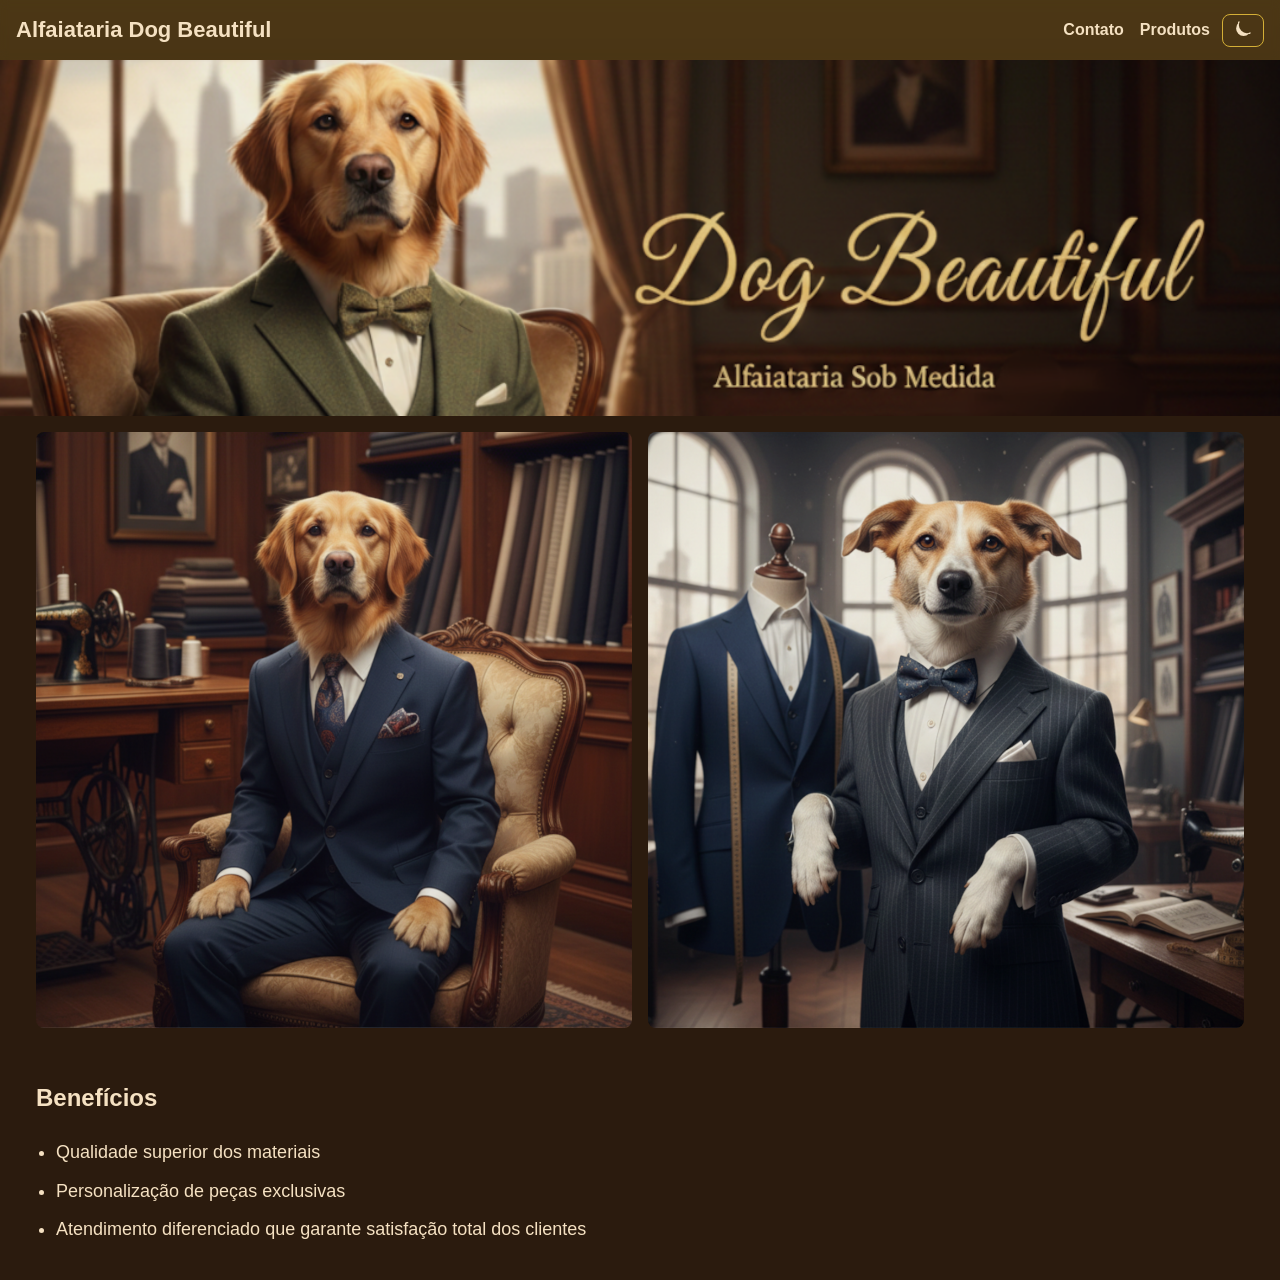
<file: 2026-03-06_Alfaiataria/index.html>
<!DOCTYPE html>
<html lang="pt-br">

<head>
    <meta charset="UTF-8">
    <meta name="viewport" content="width=device-width, initial-scale=1.0">
    <title>Alfaiataria-Dog-Beautiful</title>
    <link rel="stylesheet" href="style.css">
</head>

<body>
    <header>
        <nav>
            <a href="index.html">
                <h1>Alfaiataria Dog Beautiful</h1>
            </a>
            <h2>
                <a href="contato.html">Contato</a>
                <a href="produtos.html">Produtos</a>
            </h2>
            <button id="theme-toggle" aria-label="Alternar tema">🌙</button>
        </nav>
        <img id="capa" src="banner.png" alt="Capa">
    </header>

    <div class="imagens">
        <img id="beneficios1" src="img1.png" alt="Benefício 1">
        <img id="beneficios2" src="img2.png" alt="Benefício 2">
    </div>

    <div class="Benefícios">
        <h2>Benefícios</h2>
        <ul>
            <li>Qualidade superior dos materiais</li>
            <li>Personalização de peças exclusivas</li>
            <li>Atendimento diferenciado que garante satisfação total dos clientes</li>
        </ul>
    </div>

    <script src="main.js"></script>
</body>

</html>
</file>
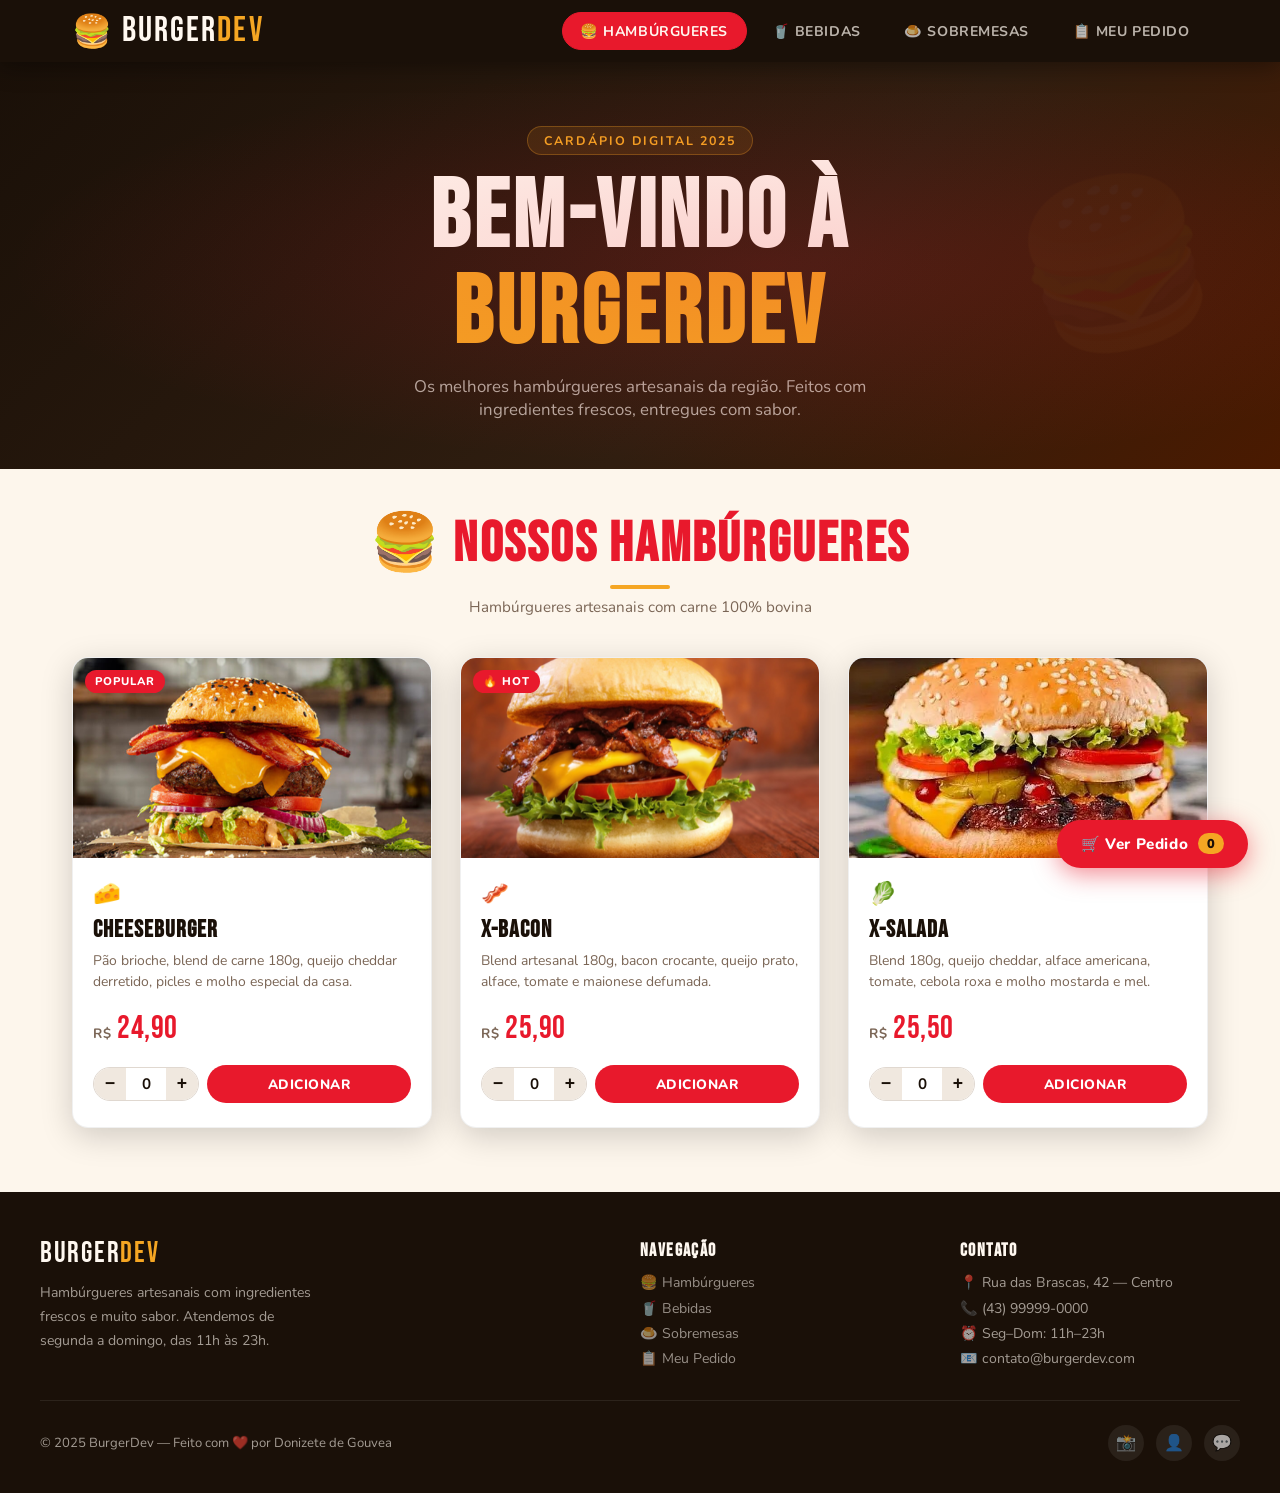
<file: 2026-04-14_Atividade2-Cardapio/index.html>
<!DOCTYPE html>
<html lang="pt-br">
<head>
  <meta charset="UTF-8" />
  <meta name="viewport" content="width=device-width, initial-scale=1.0" />
  <title>🍔 BurgerDev — Cardápio</title>
  <link href="https://fonts.googleapis.com/css2?family=Bebas+Neue&family=Nunito:wght@400;600;700;800&display=swap" rel="stylesheet" />
  <style>
    :root {
      --red:    #e8192c;
      --red2:   #b51120;
      --dark:   #1a1008;
      --dark2:  #251810;
      --dark3:  #301e10;
      --gold:   #f5a623;
      --cream:  #fdf6ec;
      --text:   #1a1008;
      --muted:  #7a6555;
      --white:  #fff8f0;
      --shadow: 0 8px 32px rgba(0,0,0,0.18);
      --radius: 16px;
      --font-display: 'Bebas Neue', Impact, sans-serif;
      --font-body: 'Nunito', 'Segoe UI', sans-serif;
    }
    *, *::before, *::after { box-sizing: border-box; margin: 0; padding: 0; }
    html { scroll-behavior: smooth; }
    body { font-family: var(--font-body); background: var(--cream); color: var(--text); min-height: 100vh; }

    header { background: var(--dark); position: sticky; top: 0; z-index: 200; box-shadow: 0 4px 24px rgba(0,0,0,0.4); }
    .header-inner { max-width: 1200px; margin: 0 auto; display: flex; justify-content: space-between; align-items: center; padding: 0.6rem 2rem; gap: 1rem; flex-wrap: wrap; }
    .logo { display: flex; align-items: center; gap: 0.6rem; text-decoration: none; }
    .logo-emoji { font-size: 2rem; }
    .logo-text { font-family: var(--font-display); font-size: 2.2rem; letter-spacing: 0.06em; color: var(--white); line-height: 1; }
    .logo-text span { color: var(--gold); }
    nav { display: flex; gap: 0.4rem; flex-wrap: wrap; }
    nav a { font-family: var(--font-body); font-weight: 700; font-size: 0.88rem; color: rgba(255,248,240,0.7); text-decoration: none; padding: 0.55rem 1.1rem; border-radius: 50px; border: 1.5px solid transparent; transition: all 0.2s; letter-spacing: 0.04em; text-transform: uppercase; }
    nav a:hover, nav a.ativo { color: var(--white); background: var(--red); border-color: var(--red); }

    .hero { background: linear-gradient(135deg, var(--dark) 0%, var(--dark3) 60%, #4a1a00 100%); padding: 4rem 2rem 3rem; text-align: center; position: relative; overflow: hidden; }
    .hero::before { content: ''; position: absolute; inset: 0; background: radial-gradient(ellipse at 60% 50%, rgba(232,25,44,0.18) 0%, transparent 70%); pointer-events: none; }
    .hero-tag { display: inline-block; font-size: 0.78rem; font-weight: 700; letter-spacing: 0.16em; text-transform: uppercase; color: var(--gold); background: rgba(245,166,35,0.12); border: 1px solid rgba(245,166,35,0.3); padding: 0.3rem 1rem; border-radius: 50px; margin-bottom: 1rem; }
    .hero h1 { font-family: var(--font-display); font-size: clamp(3rem, 8vw, 6rem); color: var(--white); letter-spacing: 0.04em; line-height: 1; margin-bottom: 0.75rem; }
    .hero h1 em { color: var(--gold); font-style: normal; }
    .hero p { color: rgba(255,248,240,0.65); font-size: 1.05rem; max-width: 480px; margin: 0 auto; }
    .hero-decor { position: absolute; font-size: 10rem; opacity: 0.04; right: 5%; top: 50%; transform: translateY(-50%) rotate(-15deg); pointer-events: none; }

    main { max-width: 1200px; margin: 0 auto; padding: 3rem 2rem 4rem; }
    section { display: none; }
    section.visivel { display: block; animation: fadeIn 0.4s ease; }
    @keyframes fadeIn { from { opacity:0; transform:translateY(16px); } to { opacity:1; transform:none; } }

    .section-header { text-align: center; margin-bottom: 2.5rem; }
    .section-header h2 { font-family: var(--font-display); font-size: clamp(2.2rem, 5vw, 3.5rem); color: var(--red); letter-spacing: 0.04em; line-height: 1; }
    .section-header p { color: var(--muted); margin-top: 0.5rem; font-size: 0.95rem; }
    .section-divider { width: 60px; height: 4px; background: var(--gold); border-radius: 2px; margin: 0.75rem auto 0; }

    .grid-produtos { display: grid; grid-template-columns: repeat(3, 1fr); gap: 1.75rem; }

    .card { background: #fff; border-radius: var(--radius); overflow: hidden; box-shadow: var(--shadow); display: flex; flex-direction: column; transition: transform 0.3s cubic-bezier(.34,1.56,.64,1), box-shadow 0.3s; border: 1.5px solid rgba(0,0,0,0.06); }
    .card:hover { transform: translateY(-8px) scale(1.02); box-shadow: 0 20px 50px rgba(232,25,44,0.18); }
    .card-img-wrap { position: relative; overflow: hidden; height: 200px; background: #f5efe6; }
    .card-img-wrap img { width: 100%; height: 100%; object-fit: cover; transition: transform 0.4s ease; display: block; }
    .card:hover .card-img-wrap img { transform: scale(1.08); }
    .card-badge { position: absolute; top: 12px; left: 12px; background: var(--red); color: #fff; font-size: 0.7rem; font-weight: 800; letter-spacing: 0.08em; text-transform: uppercase; padding: 0.25rem 0.65rem; border-radius: 50px; }
    .card-body { padding: 1.25rem 1.25rem 1.5rem; display: flex; flex-direction: column; flex: 1; gap: 0.5rem; }
    .card-emoji { font-size: 1.4rem; }
    .card h3 { font-family: var(--font-display); font-size: 1.5rem; letter-spacing: 0.04em; color: var(--text); line-height: 1.1; }
    .descricao { font-size: 0.87rem; color: var(--muted); line-height: 1.5; flex: 1; }
    .card-footer { display: flex; align-items: center; justify-content: space-between; margin-top: 0.75rem; gap: 0.75rem; flex-wrap: wrap; }
    .preco { font-family: var(--font-display); font-size: 2rem; color: var(--red); letter-spacing: 0.02em; line-height: 1; }
    .preco small { font-family: var(--font-body); font-size: 0.85rem; font-weight: 700; color: var(--muted); }
    .card-actions { display: flex; align-items: center; gap: 0.5rem; margin-top: 0.75rem; }
    .qty-control { display: flex; align-items: center; border: 1.5px solid #e0d8d0; border-radius: 50px; overflow: hidden; }
    .qty-control button { width: 32px; height: 32px; border: none; background: #f0e8df; font-size: 1.1rem; font-weight: 700; cursor: pointer; color: var(--text); transition: background 0.15s; line-height: 1; }
    .qty-control button:hover { background: var(--gold); color: #fff; }
    .qty-control input { width: 40px; border: none; text-align: center; font-family: var(--font-body); font-size: 0.95rem; font-weight: 700; color: var(--text); background: #fff; outline: none; -moz-appearance: textfield; }
    .qty-control input::-webkit-inner-spin-button, .qty-control input::-webkit-outer-spin-button { -webkit-appearance: none; }
    .btn-add { flex: 1; background: var(--red); color: #fff; border: none; padding: 0.6rem 1rem; border-radius: 50px; font-family: var(--font-body); font-size: 0.85rem; font-weight: 800; cursor: pointer; transition: background 0.2s, transform 0.15s; letter-spacing: 0.04em; text-transform: uppercase; }
    .btn-add:hover { background: var(--red2); transform: scale(1.04); }
    .btn-add.added { background: #2ecc71; }

    .pedido-wrap { margin-top: 3rem; background: var(--dark); border-radius: var(--radius); padding: 2rem; color: var(--white); }
    .pedido-wrap h3 { font-family: var(--font-display); font-size: 2rem; color: var(--gold); letter-spacing: 0.06em; margin-bottom: 1rem; }
    #pedidoConsolidado { display: none; flex-direction: column; gap: 0.5rem; margin-bottom: 1.5rem; }
    #pedidoConsolidado.show { display: flex; }
    .pedido-item { display: flex; justify-content: space-between; align-items: center; font-size: 0.95rem; padding: 0.55rem 0; border-bottom: 1px solid rgba(255,255,255,0.08); }
    .pedido-item:last-child { border-bottom: none; }
    .pedido-total { font-family: var(--font-display); font-size: 1.8rem; color: var(--gold); letter-spacing: 0.04em; text-align: right; margin-top: 0.75rem; }
    .pedido-empty { color: rgba(255,255,255,0.45); font-size: 0.95rem; }
    .pedido-btns { display: flex; gap: 1rem; flex-wrap: wrap; margin-top: 1.5rem; }
    .btn-gerar, .btn-enviar, .btn-limpar { padding: 0.85rem 2rem; border: none; border-radius: 50px; font-family: var(--font-body); font-size: 0.95rem; font-weight: 800; cursor: pointer; transition: all 0.2s; text-transform: uppercase; letter-spacing: 0.06em; }
    .btn-gerar { background: var(--gold); color: var(--dark); }
    .btn-gerar:hover { background: #ffc145; transform: scale(1.04); }
    .btn-enviar { background: #27ae60; color: #fff; }
    .btn-enviar:hover { background: #1e9150; transform: scale(1.04); }
    .btn-limpar { background: transparent; color: rgba(255,255,255,0.5); border: 1.5px solid rgba(255,255,255,0.15); }
    .btn-limpar:hover { border-color: rgba(255,255,255,0.4); color: #fff; }

    #btnCarrinho { position: fixed; bottom: 2rem; right: 2rem; z-index: 300; background: var(--red); color: #fff; border: none; border-radius: 50px; padding: 0.85rem 1.5rem; font-family: var(--font-body); font-weight: 800; font-size: 0.95rem; cursor: pointer; box-shadow: 0 6px 24px rgba(232,25,44,0.5); display: flex; align-items: center; gap: 0.6rem; transition: all 0.25s; letter-spacing: 0.04em; }
    #btnCarrinho:hover { background: var(--red2); transform: scale(1.06); }
    #cart-count { background: var(--gold); color: var(--dark); border-radius: 50px; padding: 0.1rem 0.55rem; font-size: 0.8rem; font-weight: 900; min-width: 22px; text-align: center; }

    footer { background: var(--dark); color: rgba(255,248,240,0.6); padding: 3rem 2rem 2rem; }
    .footer-inner { max-width: 1200px; margin: 0 auto; display: grid; grid-template-columns: 2fr 1fr 1fr; gap: 2.5rem; padding-bottom: 2rem; border-bottom: 1px solid rgba(255,255,255,0.08); }
    .footer-brand .logo-text { font-size: 1.8rem; }
    .footer-brand p { font-size: 0.88rem; line-height: 1.7; margin-top: 0.75rem; max-width: 280px; }
    footer h4 { font-family: var(--font-display); font-size: 1.1rem; letter-spacing: 0.08em; color: var(--white); margin-bottom: 0.75rem; }
    footer ul { list-style: none; display: flex; flex-direction: column; gap: 0.4rem; }
    footer ul li { font-size: 0.88rem; }
    footer ul li a { color: rgba(255,248,240,0.55); text-decoration: none; transition: color 0.2s; }
    footer ul li a:hover { color: var(--gold); }
    .footer-bottom { max-width: 1200px; margin: 1.5rem auto 0; display: flex; justify-content: space-between; align-items: center; font-size: 0.82rem; flex-wrap: wrap; gap: 0.5rem; }
    .social-links { display: flex; gap: 0.75rem; }
    .social-link { display: inline-flex; align-items: center; justify-content: center; width: 36px; height: 36px; border-radius: 50%; background: rgba(255,255,255,0.07); color: rgba(255,248,240,0.6); font-size: 1rem; text-decoration: none; transition: all 0.2s; }
    .social-link:hover { background: var(--red); color: #fff; }

    #toast { position: fixed; bottom: 5.5rem; right: 2rem; background: var(--dark); color: var(--white); padding: 0.75rem 1.5rem; border-radius: 50px; font-size: 0.9rem; font-weight: 700; border-left: 4px solid var(--gold); box-shadow: var(--shadow); z-index: 400; opacity: 0; transform: translateY(10px); transition: all 0.3s; pointer-events: none; }
    #toast.show { opacity: 1; transform: none; }

    @media (max-width: 900px) {
      .grid-produtos { grid-template-columns: repeat(2, 1fr); }
      .footer-inner { grid-template-columns: 1fr 1fr; }
      .footer-brand { grid-column: 1 / -1; }
    }
    @media (max-width: 580px) {
      .header-inner { padding: 0.6rem 1rem; }
      .logo-text { font-size: 1.8rem; }
      .hero { padding: 3rem 1rem 2rem; }
      main { padding: 2rem 1rem 3rem; }
      .grid-produtos { grid-template-columns: 1fr; gap: 1.25rem; }
      .footer-inner { grid-template-columns: 1fr; }
      .pedido-btns { flex-direction: column; }
      #btnCarrinho { right: 1rem; bottom: 1rem; }
    }
  </style>
</head>
<body>

  <header>
    <div class="header-inner">
      <a href="#" class="logo">
        <span class="logo-emoji">🍔</span>
        <span class="logo-text">Burger<span>Dev</span></span>
      </a>
      <nav>
        <a href="#" onclick="mostrarSecao('hamburgueres', this); return false;" class="ativo">🍔 Hambúrgueres</a>
        <a href="#" onclick="mostrarSecao('bebidas', this); return false;">🥤 Bebidas</a>
        <a href="#" onclick="mostrarSecao('sobremesas', this); return false;">🍮 Sobremesas</a>
        <a href="#" onclick="mostrarSecao('pedido', this); return false;">📋 Meu Pedido</a>
      </nav>
    </div>
  </header>

  <div class="hero">
    <div class="hero-decor">🍔</div>
    <div class="hero-tag">Cardápio Digital 2025</div>
    <h1>Bem-vindo à<br><em>BurgerDev</em></h1>
    <p>Os melhores hambúrgueres artesanais da região. Feitos com ingredientes frescos, entregues com sabor.</p>
  </div>

  <main>

    <section id="hamburgueres" class="visivel">
      <div class="section-header">
        <h2>🍔 Nossos Hambúrgueres</h2>
        <div class="section-divider"></div>
        <p>Hambúrgueres artesanais com carne 100% bovina</p>
      </div>
      <div class="grid-produtos">

        <div class="card">
          <div class="card-img-wrap">
            <img src="Hamb_Cheeseburger.png" alt="Cheeseburger" />
            <span class="card-badge">Popular</span>
          </div>
          <div class="card-body">
            <div class="card-emoji">🧀</div>
            <h3>Cheeseburger</h3>
            <p class="descricao">Pão brioche, blend de carne 180g, queijo cheddar derretido, picles e molho especial da casa.</p>
            <div class="card-footer">
              <div class="preco"><small>R$</small> 24,90</div>
            </div>
            <div class="card-actions">
              <div class="qty-control">
                <button onclick="changeQty(this,-1)">−</button>
                <input type="number" min="0" value="0" class="quantity" data-name="Cheeseburger" data-price="24.90" />
                <button onclick="changeQty(this,1)">+</button>
              </div>
              <button class="btn-add" onclick="adicionarAoPedido(this)">Adicionar</button>
            </div>
          </div>
        </div>

        <div class="card">
          <div class="card-img-wrap">
            <img src="Hamb_x-bacon.png" alt="X-Bacon" />
            <span class="card-badge">🔥 Hot</span>
          </div>
          <div class="card-body">
            <div class="card-emoji">🥓</div>
            <h3>X-Bacon</h3>
            <p class="descricao">Blend artesanal 180g, bacon crocante, queijo prato, alface, tomate e maionese defumada.</p>
            <div class="card-footer">
              <div class="preco"><small>R$</small> 25,90</div>
            </div>
            <div class="card-actions">
              <div class="qty-control">
                <button onclick="changeQty(this,-1)">−</button>
                <input type="number" min="0" value="0" class="quantity" data-name="X-Bacon" data-price="25.90" />
                <button onclick="changeQty(this,1)">+</button>
              </div>
              <button class="btn-add" onclick="adicionarAoPedido(this)">Adicionar</button>
            </div>
          </div>
        </div>

        <div class="card">
          <div class="card-img-wrap">
            <img src="Hamb_x-salada.png" alt="X-Salada" />
          </div>
          <div class="card-body">
            <div class="card-emoji">🥬</div>
            <h3>X-Salada</h3>
            <p class="descricao">Blend 180g, queijo cheddar, alface americana, tomate, cebola roxa e molho mostarda e mel.</p>
            <div class="card-footer">
              <div class="preco"><small>R$</small> 25,50</div>
            </div>
            <div class="card-actions">
              <div class="qty-control">
                <button onclick="changeQty(this,-1)">−</button>
                <input type="number" min="0" value="0" class="quantity" data-name="X-Salada" data-price="25.50" />
                <button onclick="changeQty(this,1)">+</button>
              </div>
              <button class="btn-add" onclick="adicionarAoPedido(this)">Adicionar</button>
            </div>
          </div>
        </div>

      </div>
    </section>

    <section id="bebidas">
      <div class="section-header">
        <h2>🥤 Nossas Bebidas</h2>
        <div class="section-divider"></div>
        <p>Geladas e refrescantes pra acompanhar seu pedido</p>
      </div>
      <div class="grid-produtos">

        <div class="card">
          <div class="card-img-wrap">
            <img src="Hamb_Coca-cola.png" alt="Coca-Cola" />
          </div>
          <div class="card-body">
            <div class="card-emoji">🫗</div>
            <h3>Coca-Cola</h3>
            <p class="descricao">Coca-Cola gelada 350ml. Clássica e refrescante, o par perfeito para qualquer hambúrguer.</p>
            <div class="card-footer">
              <div class="preco"><small>R$</small> 5,90</div>
            </div>
            <div class="card-actions">
              <div class="qty-control">
                <button onclick="changeQty(this,-1)">−</button>
                <input type="number" min="0" value="0" class="quantity" data-name="Coca-Cola" data-price="5.90" />
                <button onclick="changeQty(this,1)">+</button>
              </div>
              <button class="btn-add" onclick="adicionarAoPedido(this)">Adicionar</button>
            </div>
          </div>
        </div>

        <div class="card">
          <div class="card-img-wrap">
            <img src="Hamb_Fanta.png" alt="Fanta" />
          </div>
          <div class="card-body">
            <div class="card-emoji">🍊</div>
            <h3>Fanta Laranja</h3>
            <p class="descricao">Fanta Laranja gelada 350ml. Sabor cítrico e doce, ótima escolha para os dias quentes.</p>
            <div class="card-footer">
              <div class="preco"><small>R$</small> 5,40</div>
            </div>
            <div class="card-actions">
              <div class="qty-control">
                <button onclick="changeQty(this,-1)">−</button>
                <input type="number" min="0" value="0" class="quantity" data-name="Fanta Laranja" data-price="5.40" />
                <button onclick="changeQty(this,1)">+</button>
              </div>
              <button class="btn-add" onclick="adicionarAoPedido(this)">Adicionar</button>
            </div>
          </div>
        </div>

        <div class="card">
          <div class="card-img-wrap">
            <img src="Hamb_Sprite.png" alt="Sprite" />
          </div>
          <div class="card-body">
            <div class="card-emoji">💚</div>
            <h3>Sprite</h3>
            <p class="descricao">Sprite gelada 350ml. Limão e lima em cada gole, ultra refrescante e levinha.</p>
            <div class="card-footer">
              <div class="preco"><small>R$</small> 5,00</div>
            </div>
            <div class="card-actions">
              <div class="qty-control">
                <button onclick="changeQty(this,-1)">−</button>
                <input type="number" min="0" value="0" class="quantity" data-name="Sprite" data-price="5.00" />
                <button onclick="changeQty(this,1)">+</button>
              </div>
              <button class="btn-add" onclick="adicionarAoPedido(this)">Adicionar</button>
            </div>
          </div>
        </div>

      </div>
    </section>

    <section id="sobremesas">
      <div class="section-header">
        <h2>🍮 Nossas Sobremesas</h2>
        <div class="section-divider"></div>
        <p>O toque final doce e perfeito da sua refeição</p>
      </div>
      <div class="grid-produtos">

        <div class="card">
          <div class="card-img-wrap">
            <img src="Hamb_Manjar.png" alt="Manjar" />
          </div>
          <div class="card-body">
            <div class="card-emoji">🥥</div>
            <h3>Manjar de Coco</h3>
            <p class="descricao">Manjar cremoso de coco com calda de ameixa. Receita tradicional, feita com carinho.</p>
            <div class="card-footer">
              <div class="preco"><small>R$</small> 7,90</div>
            </div>
            <div class="card-actions">
              <div class="qty-control">
                <button onclick="changeQty(this,-1)">−</button>
                <input type="number" min="0" value="0" class="quantity" data-name="Manjar de Coco" data-price="7.90" />
                <button onclick="changeQty(this,1)">+</button>
              </div>
              <button class="btn-add" onclick="adicionarAoPedido(this)">Adicionar</button>
            </div>
          </div>
        </div>

        <div class="card">
          <div class="card-img-wrap">
            <img src="Hamb_Quindim.png" alt="Quindim" />
            <span class="card-badge">Caseiro</span>
          </div>
          <div class="card-body">
            <div class="card-emoji">🌟</div>
            <h3>Quindim</h3>
            <p class="descricao">Quindim artesanal com gema de ovo caipira e coco fresco ralado. Irresistível!</p>
            <div class="card-footer">
              <div class="preco"><small>R$</small> 6,40</div>
            </div>
            <div class="card-actions">
              <div class="qty-control">
                <button onclick="changeQty(this,-1)">−</button>
                <input type="number" min="0" value="0" class="quantity" data-name="Quindim" data-price="6.40" />
                <button onclick="changeQty(this,1)">+</button>
              </div>
              <button class="btn-add" onclick="adicionarAoPedido(this)">Adicionar</button>
            </div>
          </div>
        </div>

        <div class="card">
          <div class="card-img-wrap">
            <img src="Hamb_Sorvete.png" alt="Sorvete" />
          </div>
          <div class="card-body">
            <div class="card-emoji">🍦</div>
            <h3>Sorvete</h3>
            <p class="descricao">2 bolas de sorvete de morango cremoso. Gelado, leve e perfeito para encerrar com sabor.</p>
            <div class="card-footer">
              <div class="preco"><small>R$</small> 5,50</div>
            </div>
            <div class="card-actions">
              <div class="qty-control">
                <button onclick="changeQty(this,-1)">−</button>
                <input type="number" min="0" value="0" class="quantity" data-name="Sorvete" data-price="5.50" />
                <button onclick="changeQty(this,1)">+</button>
              </div>
              <button class="btn-add" onclick="adicionarAoPedido(this)">Adicionar</button>
            </div>
          </div>
        </div>

      </div>
    </section>

    <section id="pedido">
      <div class="section-header">
        <h2>📋 Meu Pedido</h2>
        <div class="section-divider"></div>
        <p>Revise os itens antes de enviar</p>
      </div>
      <div class="pedido-wrap">
        <h3>Resumo do Pedido</h3>
        <div id="pedidoConsolidado"></div>
        <p class="pedido-empty" id="pedidoVazio">Nenhum item adicionado ainda.</p>
        <div class="pedido-btns">
          <button class="btn-gerar" id="btnGerarPedido">🧾 Atualizar Pedido</button>
          <button class="btn-enviar" id="btnEnviarPedido">✅ Enviar Pedido</button>
          <button class="btn-limpar" id="btnLimpar">🗑️ Limpar Tudo</button>
        </div>
      </div>
    </section>

  </main>

  <footer>
    <div class="footer-inner">
      <div class="footer-brand">
        <span class="logo-text">Burger<span>Dev</span></span>
        <p>Hambúrgueres artesanais com ingredientes frescos e muito sabor. Atendemos de segunda a domingo, das 11h às 23h.</p>
      </div>
      <div>
        <h4>Navegação</h4>
        <ul>
          <li><a href="#" onclick="mostrarSecao('hamburgueres',this);return false;">🍔 Hambúrgueres</a></li>
          <li><a href="#" onclick="mostrarSecao('bebidas',this);return false;">🥤 Bebidas</a></li>
          <li><a href="#" onclick="mostrarSecao('sobremesas',this);return false;">🍮 Sobremesas</a></li>
          <li><a href="#" onclick="mostrarSecao('pedido',this);return false;">📋 Meu Pedido</a></li>
        </ul>
      </div>
      <div>
        <h4>Contato</h4>
        <ul>
          <li>📍 Rua das Brascas, 42 — Centro</li>
          <li>📞 (43) 99999-0000</li>
          <li>⏰ Seg–Dom: 11h–23h</li>
          <li>📧 contato@burgerdev.com</li>
        </ul>
      </div>
    </div>
    <div class="footer-bottom">
      <span>© 2025 BurgerDev — Feito com ❤️ por Donizete de Gouvea</span>
      <div class="social-links">
        <a class="social-link" href="#" title="Instagram">📸</a>
        <a class="social-link" href="#" title="Facebook">👤</a>
        <a class="social-link" href="#" title="WhatsApp">💬</a>
      </div>
    </div>
  </footer>

  <button id="btnCarrinho" onclick="mostrarSecao('pedido',this)">
    🛒 Ver Pedido <span id="cart-count">0</span>
  </button>

  <div id="toast"></div>

  <script>
    function mostrarSecao(id, linkClicado) {
      document.querySelectorAll('main section').forEach(s => s.classList.remove('visivel'));
      document.querySelectorAll('nav a').forEach(a => a.classList.remove('ativo'));
      document.getElementById(id).classList.add('visivel');
      if (linkClicado && linkClicado.tagName === 'A') linkClicado.classList.add('ativo');
      window.scrollTo({ top: 0, behavior: 'smooth' });
      if (id === 'pedido') gerarPedidoConsolidado();
    }

    function changeQty(btn, delta) {
      const input = btn.parentElement.querySelector('input');
      input.value = Math.max(0, (parseInt(input.value) || 0) + delta);
      updateCartCount();
    }

    function adicionarAoPedido(btn) {
      const input = btn.closest('.card').querySelector('.quantity');
      if (parseInt(input.value) === 0) input.value = 1;
      btn.textContent = '✓ Adicionado';
      btn.classList.add('added');
      setTimeout(() => { btn.textContent = 'Adicionar'; btn.classList.remove('added'); }, 1800);
      updateCartCount();
      showToast('Item adicionado ao pedido!');
    }

    function updateCartCount() {
      let total = 0;
      document.querySelectorAll('.quantity').forEach(i => total += Math.max(0, parseInt(i.value) || 0));
      document.getElementById('cart-count').textContent = total;
    }

    function gerarPedidoConsolidado() {
      const pedidoDiv = document.getElementById('pedidoConsolidado');
      const pedidoVazio = document.getElementById('pedidoVazio');
      let html = '';
      let total = 0;
      let count = 0;

      document.querySelectorAll('.quantity').forEach(input => {
        const qty = parseInt(input.value) || 0;
        if (qty > 0) {
          const sub = parseFloat(input.dataset.price) * qty;
          total += sub;
          count++;
          html += `<div class="pedido-item"><span>${input.dataset.name} × ${qty}</span><span>R$ ${sub.toFixed(2).replace('.',',')}</span></div>`;
        }
      });

      if (count === 0) {
        pedidoDiv.style.display = 'none';
        pedidoVazio.style.display = 'block';
      } else {
        pedidoDiv.innerHTML = html + `<div class="pedido-total">Total: R$ ${total.toFixed(2).replace('.',',')}</div>`;
        pedidoDiv.style.display = 'flex';
        pedidoDiv.style.flexDirection = 'column';
        pedidoVazio.style.display = 'none';
      }
    }

    document.getElementById('btnGerarPedido').addEventListener('click', gerarPedidoConsolidado);

    document.getElementById('btnEnviarPedido').addEventListener('click', function () {
      gerarPedidoConsolidado();
      const div = document.getElementById('pedidoConsolidado');
      if (div.style.display === 'none' || !div.innerHTML) {
        showToast('⚠️ Selecione ao menos um item!');
        return;
      }
      showToast('🎉 Pedido enviado! Obrigado pela preferência.');
      setTimeout(() => {
        document.querySelectorAll('.quantity').forEach(i => i.value = 0);
        updateCartCount();
        gerarPedidoConsolidado();
      }, 2500);
    });

    document.getElementById('btnLimpar').addEventListener('click', function () {
      document.querySelectorAll('.quantity').forEach(i => i.value = 0);
      updateCartCount();
      gerarPedidoConsolidado();
      showToast('Pedido limpo.');
    });

    let toastTimer;
    function showToast(msg) {
      const t = document.getElementById('toast');
      t.textContent = msg;
      t.classList.add('show');
      clearTimeout(toastTimer);
      toastTimer = setTimeout(() => t.classList.remove('show'), 2800);
    }

    mostrarSecao('hamburgueres', document.querySelector('nav a'));
  </script>
</body>
</html>
</file>
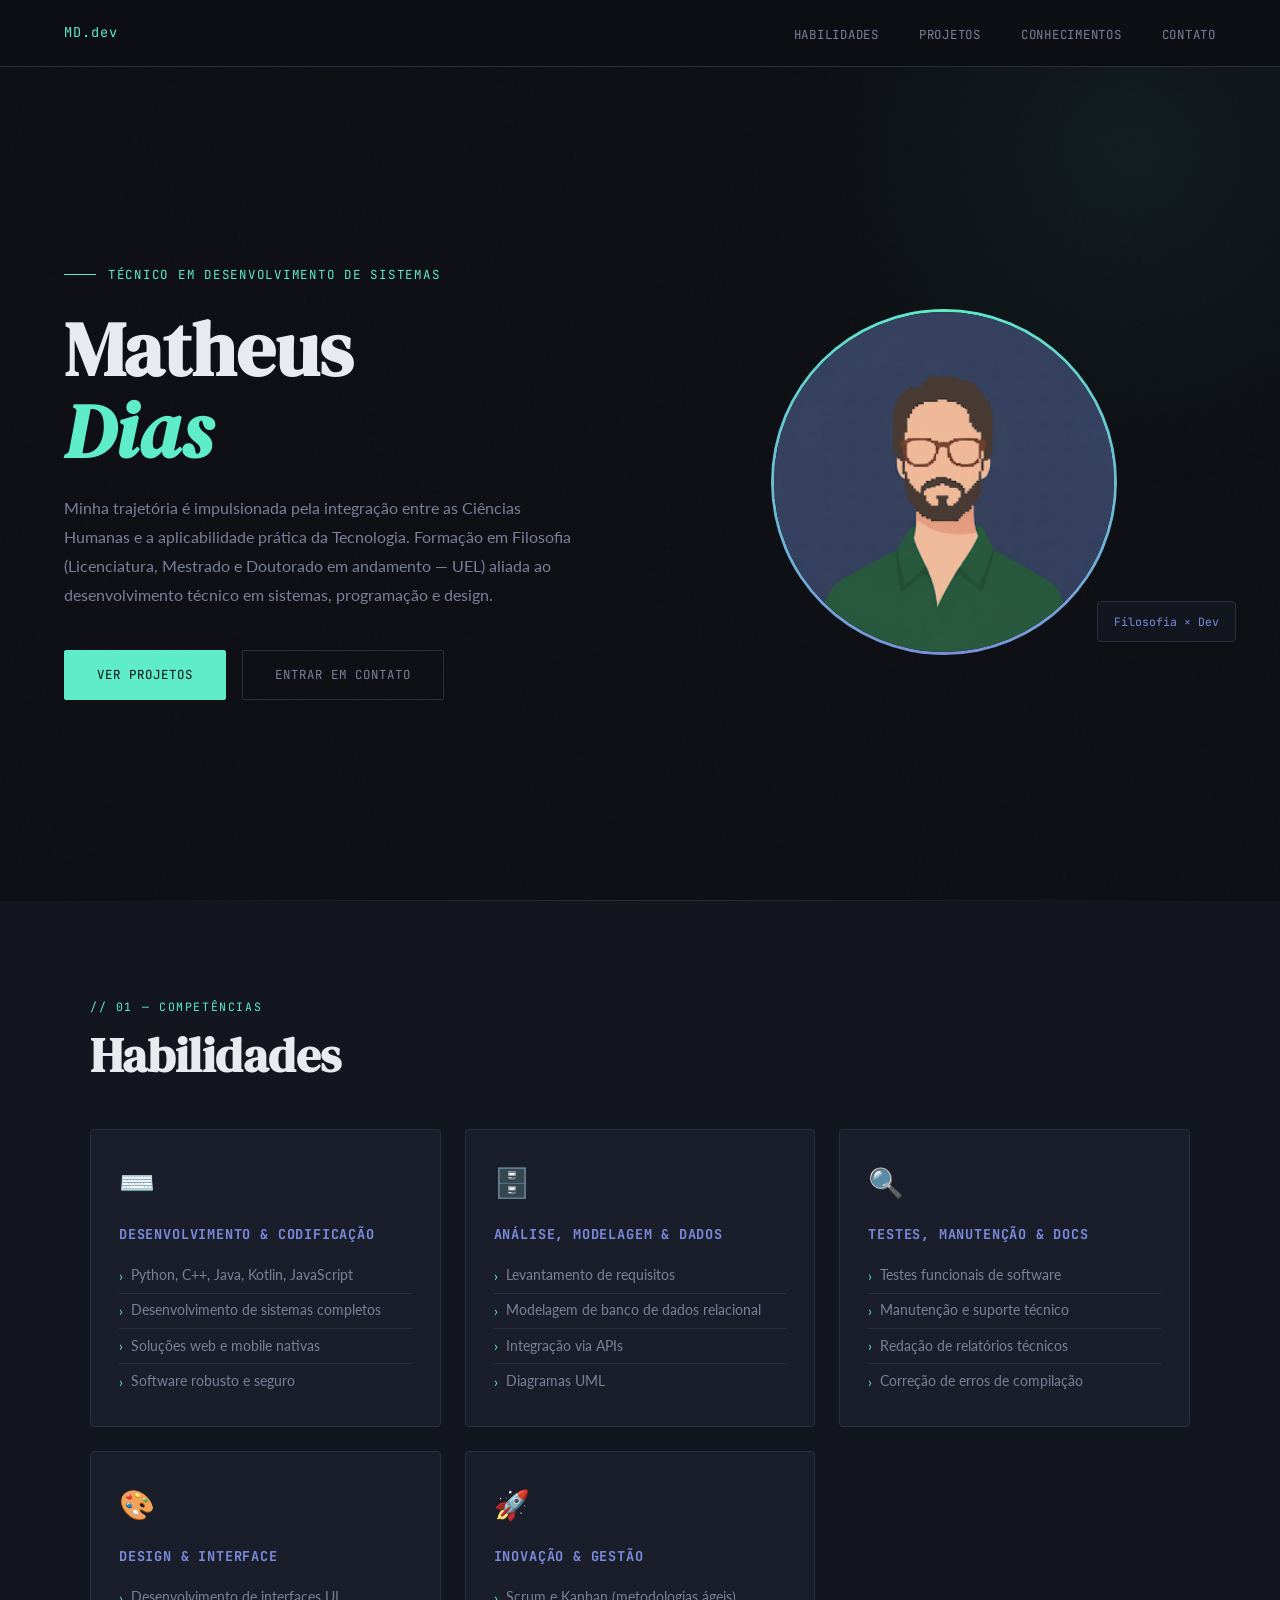
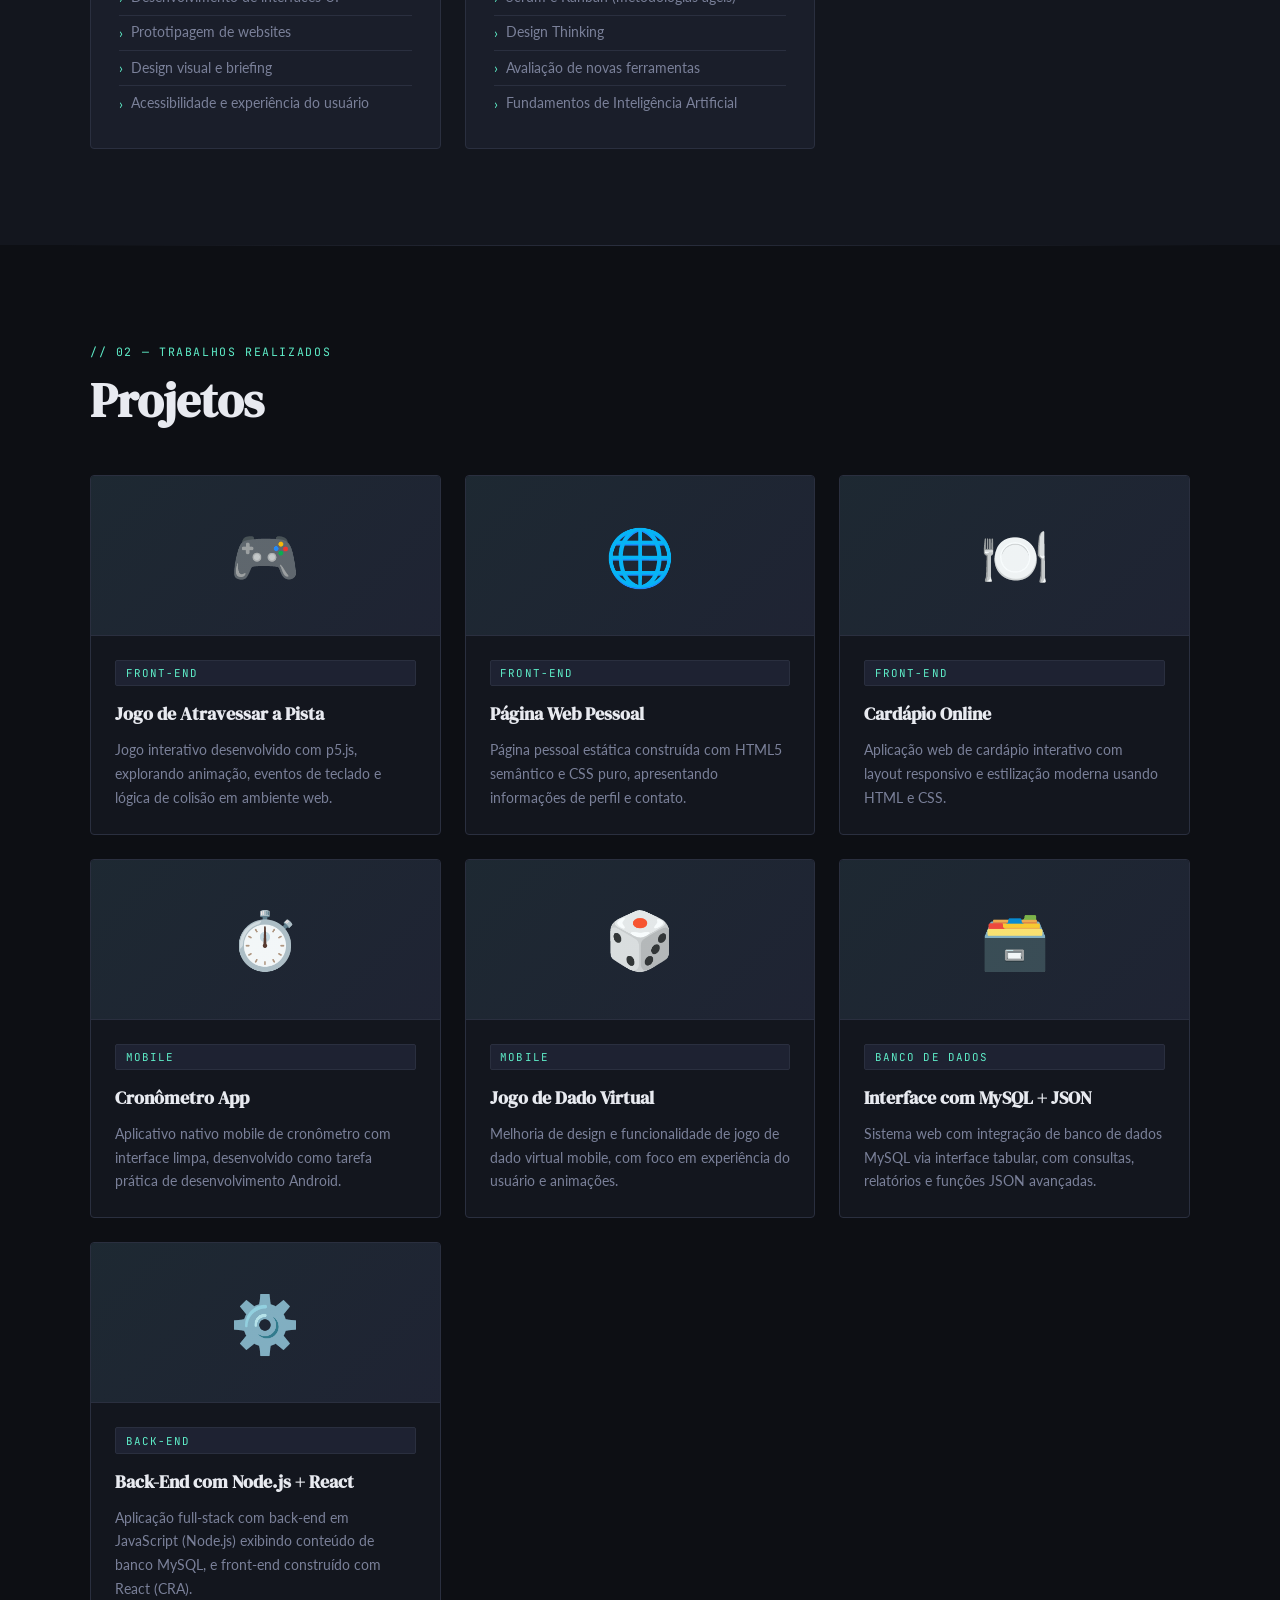
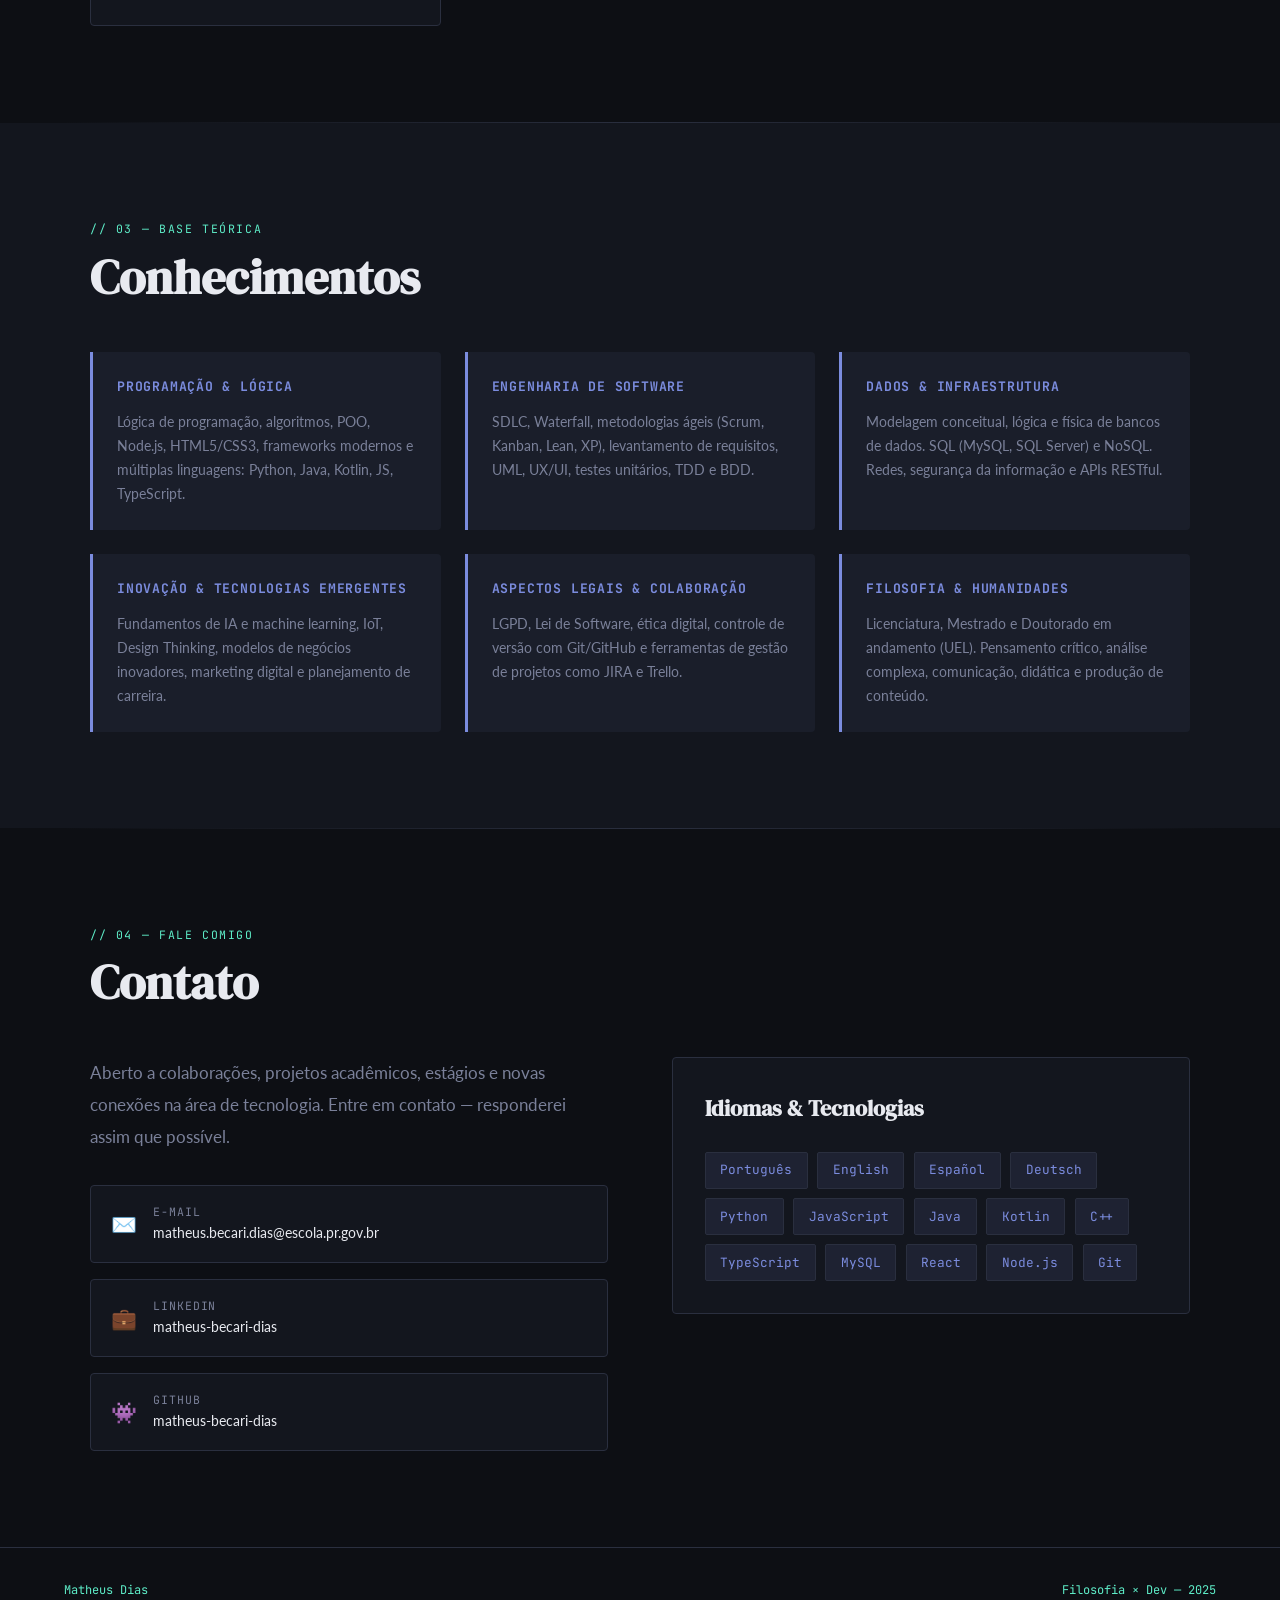
<file: 2026-05-05_Atividade3-WebPage/index.html>
<!DOCTYPE html>
<html lang="pt-BR">
<head>
  <meta charset="UTF-8" />
  <meta name="viewport" content="width=device-width, initial-scale=1.0" />
  <title>Matheus Dias — Portfólio</title>
  <link href="https://fonts.googleapis.com/css2?family=DM+Serif+Display:ital@0;1&family=JetBrains+Mono:wght@300;400;600&family=Lato:wght@300;400;700&display=swap" rel="stylesheet" />
  <link rel="stylesheet" href="style.css" />
</head>
<body>

  <nav>
    <a class="nav-logo" href="#">MD.dev</a>
    <ul class="nav-links">
      <li><a href="#habilidades">Habilidades</a></li>
      <li><a href="#projetos">Projetos</a></li>
      <li><a href="#conhecimentos">Conhecimentos</a></li>
      <li><a href="#contato">Contato</a></li>
    </ul>
  </nav>

  <header>
    <div class="hero-text">
      <p class="hero-eyebrow fade-up">Técnico em Desenvolvimento de Sistemas</p>
      <h1 class="fade-up delay-1">Matheus<br><em>Dias</em></h1>
      <p class="hero-bio fade-up delay-2">
        Minha trajetória é impulsionada pela integração entre as Ciências Humanas e a aplicabilidade prática da Tecnologia. Formação em Filosofia (Licenciatura, Mestrado e Doutorado em andamento — UEL) aliada ao desenvolvimento técnico em sistemas, programação e design.
      </p>
      <div class="hero-cta fade-up delay-3">
        <a href="#projetos" class="btn btn-primary">Ver Projetos</a>
        <a href="#contato" class="btn btn-ghost">Entrar em Contato</a>
      </div>
    </div>
    <div class="hero-visual fade-up delay-2">
      <div class="hero-img-wrap">
        <img src="foto.png"
             alt="Foto de Matheus Dias"
             onerror="this.style.display='none'; this.nextElementSibling.style.display='flex';" />
        <div class="hero-img-placeholder" style="display:none;">🧑‍💻</div>
      </div>
      <div class="hero-badge">Filosofia × Dev</div>
    </div>
  </header>

  <div class="divider"></div>

  <section id="habilidades">
    <div class="section-inner">
      <p class="section-label">// 01 — competências</p>
      <h2>Habilidades</h2>
      <div class="skills-grid">

        <div class="skill-card">
          <div class="skill-card-icon">⌨️</div>
          <h3>Desenvolvimento & Codificação</h3>
          <ul>
            <li>Python, C++, Java, Kotlin, JavaScript</li>
            <li>Desenvolvimento de sistemas completos</li>
            <li>Soluções web e mobile nativas</li>
            <li>Software robusto e seguro</li>
          </ul>
        </div>

        <div class="skill-card">
          <div class="skill-card-icon">🗄️</div>
          <h3>Análise, Modelagem & Dados</h3>
          <ul>
            <li>Levantamento de requisitos</li>
            <li>Modelagem de banco de dados relacional</li>
            <li>Integração via APIs</li>
            <li>Diagramas UML</li>
          </ul>
        </div>

        <div class="skill-card">
          <div class="skill-card-icon">🔍</div>
          <h3>Testes, Manutenção & Docs</h3>
          <ul>
            <li>Testes funcionais de software</li>
            <li>Manutenção e suporte técnico</li>
            <li>Redação de relatórios técnicos</li>
            <li>Correção de erros de compilação</li>
          </ul>
        </div>

        <div class="skill-card">
          <div class="skill-card-icon">🎨</div>
          <h3>Design & Interface</h3>
          <ul>
            <li>Desenvolvimento de interfaces UI</li>
            <li>Prototipagem de websites</li>
            <li>Design visual e briefing</li>
            <li>Acessibilidade e experiência do usuário</li>
          </ul>
        </div>

        <div class="skill-card">
          <div class="skill-card-icon">🚀</div>
          <h3>Inovação & Gestão</h3>
          <ul>
            <li>Scrum e Kanban (metodologias ágeis)</li>
            <li>Design Thinking</li>
            <li>Avaliação de novas ferramentas</li>
            <li>Fundamentos de Inteligência Artificial</li>
          </ul>
        </div>

      </div>
    </div>
  </section>

  <div class="divider"></div>

  <section id="projetos">
    <div class="section-inner">
      <p class="section-label">// 02 — trabalhos realizados</p>
      <h2>Projetos</h2>
      <div class="projects-grid">

        <div class="project-card">
          <div class="project-thumb">🎮</div>
          <div class="project-body">
            <span class="project-tag">Front-End</span>
            <h3>Jogo de Atravessar a Pista</h3>
            <p>Jogo interativo desenvolvido com p5.js, explorando animação, eventos de teclado e lógica de colisão em ambiente web.</p>
          </div>
        </div>

        <div class="project-card">
          <div class="project-thumb">🌐</div>
          <div class="project-body">
            <span class="project-tag">Front-End</span>
            <h3>Página Web Pessoal</h3>
            <p>Página pessoal estática construída com HTML5 semântico e CSS puro, apresentando informações de perfil e contato.</p>
          </div>
        </div>

        <div class="project-card">
          <div class="project-thumb">🍽️</div>
          <div class="project-body">
            <span class="project-tag">Front-End</span>
            <h3>Cardápio Online</h3>
            <p>Aplicação web de cardápio interativo com layout responsivo e estilização moderna usando HTML e CSS.</p>
          </div>
        </div>

        <div class="project-card">
          <div class="project-thumb">⏱️</div>
          <div class="project-body">
            <span class="project-tag">Mobile</span>
            <h3>Cronômetro App</h3>
            <p>Aplicativo nativo mobile de cronômetro com interface limpa, desenvolvido como tarefa prática de desenvolvimento Android.</p>
          </div>
        </div>

        <div class="project-card">
          <div class="project-thumb">🎲</div>
          <div class="project-body">
            <span class="project-tag">Mobile</span>
            <h3>Jogo de Dado Virtual</h3>
            <p>Melhoria de design e funcionalidade de jogo de dado virtual mobile, com foco em experiência do usuário e animações.</p>
          </div>
        </div>

        <div class="project-card">
          <div class="project-thumb">🗃️</div>
          <div class="project-body">
            <span class="project-tag">Banco de Dados</span>
            <h3>Interface com MySQL + JSON</h3>
            <p>Sistema web com integração de banco de dados MySQL via interface tabular, com consultas, relatórios e funções JSON avançadas.</p>
          </div>
        </div>

        <div class="project-card">
          <div class="project-thumb">⚙️</div>
          <div class="project-body">
            <span class="project-tag">Back-End</span>
            <h3>Back-End com Node.js + React</h3>
            <p>Aplicação full-stack com back-end em JavaScript (Node.js) exibindo conteúdo de banco MySQL, e front-end construído com React (CRA).</p>
          </div>
        </div>

      </div>
    </div>
  </section>

  <div class="divider"></div>

  <section id="conhecimentos">
    <div class="section-inner">
      <p class="section-label">// 03 — base teórica</p>
      <h2>Conhecimentos</h2>
      <div class="knowledge-list">

        <div class="knowledge-item">
          <h3>Programação & Lógica</h3>
          <p>Lógica de programação, algoritmos, POO, Node.js, HTML5/CSS3, frameworks modernos e múltiplas linguagens: Python, Java, Kotlin, JS, TypeScript.</p>
        </div>

        <div class="knowledge-item">
          <h3>Engenharia de Software</h3>
          <p>SDLC, Waterfall, metodologias ágeis (Scrum, Kanban, Lean, XP), levantamento de requisitos, UML, UX/UI, testes unitários, TDD e BDD.</p>
        </div>

        <div class="knowledge-item">
          <h3>Dados & Infraestrutura</h3>
          <p>Modelagem conceitual, lógica e física de bancos de dados. SQL (MySQL, SQL Server) e NoSQL. Redes, segurança da informação e APIs RESTful.</p>
        </div>

        <div class="knowledge-item">
          <h3>Inovação & Tecnologias Emergentes</h3>
          <p>Fundamentos de IA e machine learning, IoT, Design Thinking, modelos de negócios inovadores, marketing digital e planejamento de carreira.</p>
        </div>

        <div class="knowledge-item">
          <h3>Aspectos Legais & Colaboração</h3>
          <p>LGPD, Lei de Software, ética digital, controle de versão com Git/GitHub e ferramentas de gestão de projetos como JIRA e Trello.</p>
        </div>

        <div class="knowledge-item">
          <h3>Filosofia & Humanidades</h3>
          <p>Licenciatura, Mestrado e Doutorado em andamento (UEL). Pensamento crítico, análise complexa, comunicação, didática e produção de conteúdo.</p>
        </div>

      </div>
    </div>
  </section>

  <div class="divider"></div>

  <section id="contato">
    <div class="section-inner">
      <p class="section-label">// 04 — fale comigo</p>
      <h2>Contato</h2>
      <div class="contact-grid">
        <div class="contact-text">
          <p>
            Aberto a colaborações, projetos acadêmicos, estágios e novas conexões na área de tecnologia. Entre em contato — responderei assim que possível.
          </p>
          <div class="contact-links">
            <a href="mailto:matheus.becari.dias@escola.pr.gov.br" class="contact-link">
              <span class="contact-link-icon">✉️</span>
              <div class="contact-link-info">
                <div class="contact-link-label">E-mail</div>
                <div class="contact-link-value">matheus.becari.dias@escola.pr.gov.br</div>
              </div>
            </a>
            <a href="https://www.linkedin.com/in/matheus-becari-dias" target="_blank" rel="noopener" class="contact-link">
              <span class="contact-link-icon">💼</span>
              <div class="contact-link-info">
                <div class="contact-link-label">LinkedIn</div>
                <div class="contact-link-value">matheus-becari-dias</div>
              </div>
            </a>
             <a href="https://github.com/matheusbecaridias/" target="_blank" rel="noopener" class="contact-link">
              <span class="contact-link-icon">👾</span>
              <div class="contact-link-info">
                <div class="contact-link-label">GitHub</div>
                <div class="contact-link-value">matheus-becari-dias</div>
              </div>
            </a>
          </div>
        </div>
        <div class="contact-aside">
          <h3>Idiomas & Tecnologias</h3>
          <div class="lang-tags">
            <span class="lang-tag">Português</span>
            <span class="lang-tag">English</span>
            <span class="lang-tag">Español</span>
            <span class="lang-tag">Deutsch</span>
            <span class="lang-tag">Python</span>
            <span class="lang-tag">JavaScript</span>
            <span class="lang-tag">Java</span>
            <span class="lang-tag">Kotlin</span>
            <span class="lang-tag">C++</span>
            <span class="lang-tag">TypeScript</span>
            <span class="lang-tag">MySQL</span>
            <span class="lang-tag">React</span>
            <span class="lang-tag">Node.js</span>
            <span class="lang-tag">Git</span>
          </div>
        </div>
      </div>
    </div>
  </section>

  <footer>
    <span>Matheus Dias</span>
    <span>Filosofia × <span>Dev</span> — <span>2025</span></span>
  </footer>

</body>
</html>
</file>
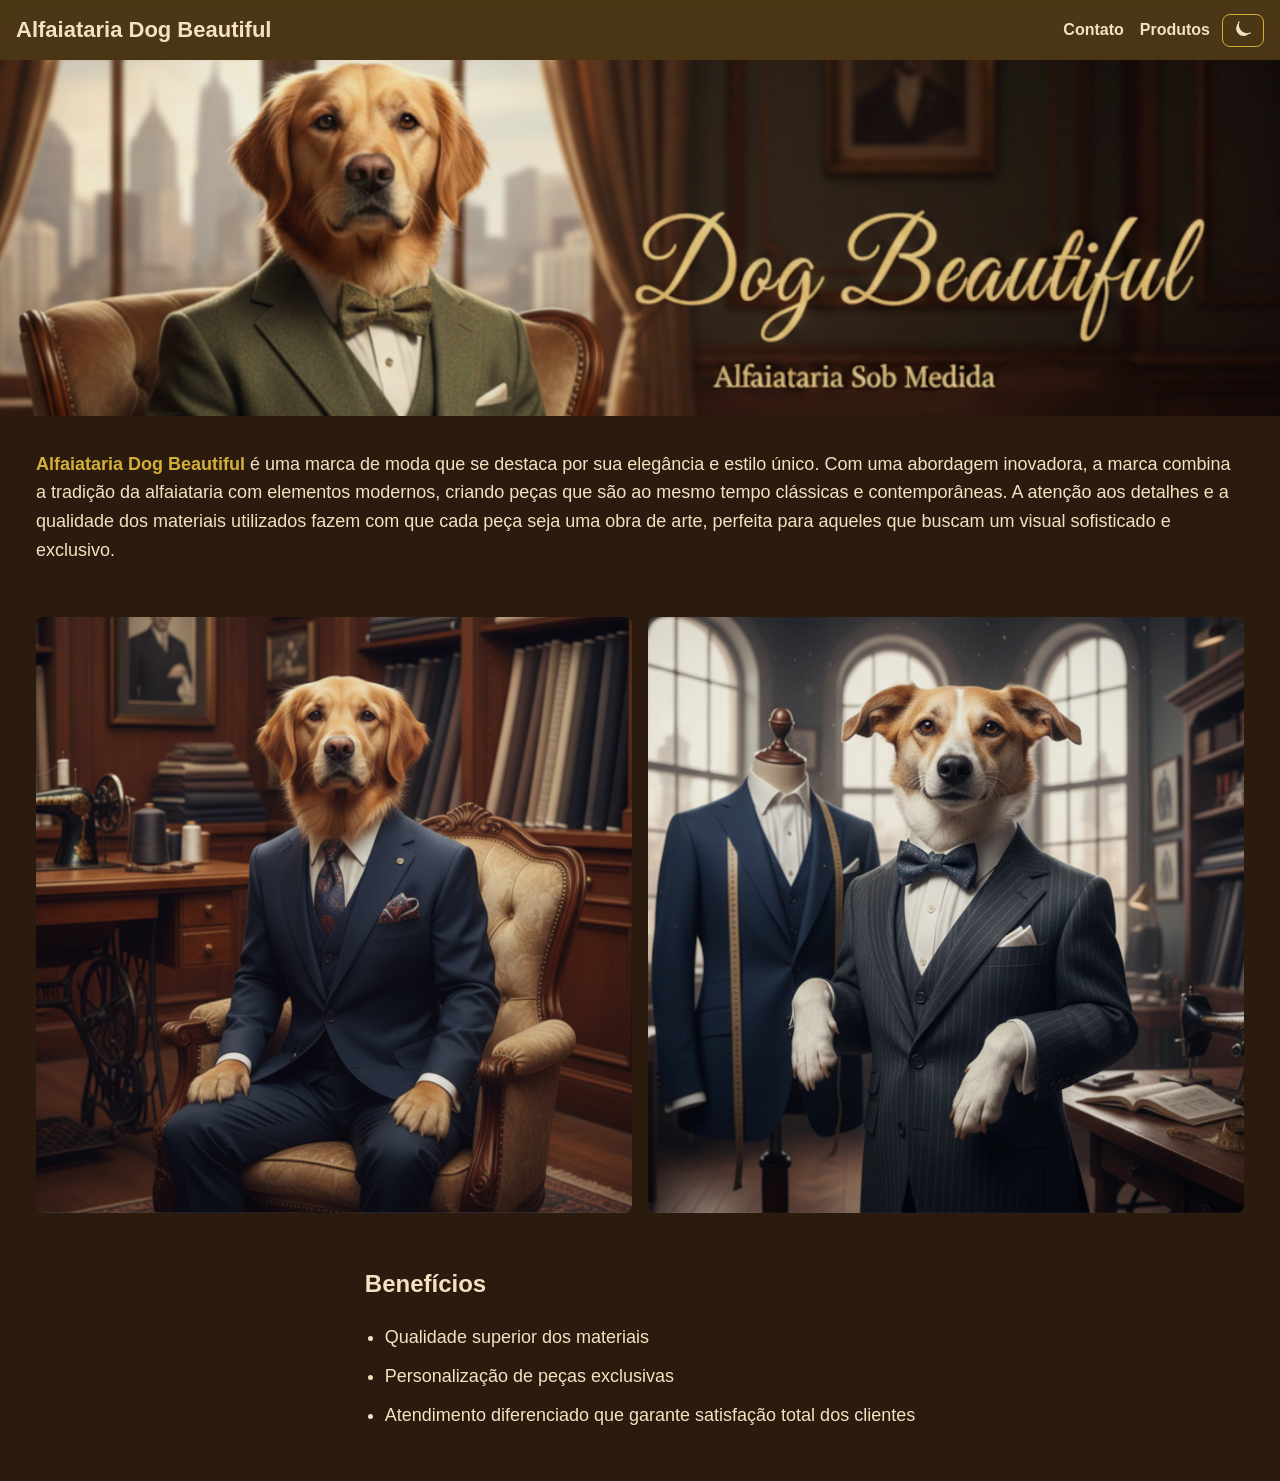
<file: 2026-03-06_Alfaiataria/about.html>
<!DOCTYPE html>
<html lang="pt-br">

<head>
    <meta charset="UTF-8">
    <meta name="viewport" content="width=device-width, initial-scale=2.0">
    <title>Alfaiataria-Dog-Beautiful</title>
    <link rel="stylesheet" href="style.css">
</head>

<body>
    <header>
        <nav>
            <a href="index.html">
                <h1>Alfaiataria Dog Beautiful</h1></a>
            <h2><a href="contato.html">Contato</a><a href="produtos.html">Produtos</a></h2><button id="theme-toggle" aria-label="Alternar tema">🌙</button>
        </nav>
        <img id="capa" src="banner.png" alt="Capa">
        

        </header>
            <div class="principal">
                <p> <strong>Alfaiataria Dog Beautiful</strong> é uma marca de moda que se destaca por sua elegância e
                    estilo
                    único. Com uma
                    abordagem inovadora, a marca combina a tradição da alfaiataria com elementos modernos, criando peças
                    que são
                    ao mesmo tempo clássicas e contemporâneas. A atenção aos detalhes e a qualidade dos materiais
                    utilizados
                    fazem com que cada peça seja uma obra de arte, perfeita para aqueles que buscam um visual
                    sofisticado e
                    exclusivo.</p>
            </div>

            <div class="imagens">
                <img id="beneficios1" src="img1.png" alt="Benefício 1">
                <img id="beneficios2" src="img2.png" alt="Benefício 2">

            <div class="Benefícios">
                <h2>Benefícios</h2>
                <ul>
                    <li>Qualidade superior dos materiais</li>
                    <li>Personalização de peças exclusivas</li>
                    <li>Atendimento diferenciado que garante satisfação total dos clientes</li>
                </ul>
               
            </div>
            <script src="main.js"></script>
</body>

</html>
</file>
<file: 2026-03-06_Alfaiataria/style.css>
:root {
    --bg: #2B1B0E;
    --card: #4C3724;
    --text: #F5E1C2;
    --muted: #A78A63;
    --accent: #D4AF37;
}

[data-theme="light"] {
    --bg: #F2E9E4;
    --card: #E0D6D1;
    --text: #2B1B0E;
    --muted: #8F7B6E;
    --accent: #C99C5A;
}

*, *::before, *::after {
    box-sizing: border-box;
}

html {
    font-size: 16px;
}

body {
    margin: 0;
    padding: 0;
    background: var(--bg);
    color: var(--text);
    font-family: Arial, Helvetica, sans-serif;
    line-height: 1.6;
    transition: background-color 240ms ease, color 240ms ease;
    overflow-x: hidden;
}

/* ── NAV ── */
nav {
    position: fixed;
    top: 0;
    left: 0;
    width: 100%;
    height: 60px;
    display: flex;
    align-items: center;
    padding: 0 16px;
    gap: 12px;
    background: rgba(212, 175, 55, 0.1);
    backdrop-filter: blur(4px);
    z-index: 1000;
    transition: background-color 240ms ease;
}

nav a {
    text-decoration: none;
    color: var(--text);
    flex-shrink: 0;
}

nav a:hover {
    color: var(--accent);
}

nav h1 {
    margin: 0;
    font-size: clamp(14px, 3vw, 22px);
    color: var(--text);
    white-space: nowrap;
    overflow: hidden;
    text-overflow: ellipsis;
}

/* push links to the right, button to the far right */
nav h2 {
    margin: 0 0 0 auto;
    font-size: clamp(13px, 2vw, 16px);
    display: flex;
    align-items: center;
    gap: 16px;
    white-space: nowrap;
}

nav h2 a {
    color: var(--text);
    font-size: inherit;
}

#theme-toggle {
    background: transparent;
    border: 1px solid var(--accent);
    color: var(--text);
    padding: 4px 10px;
    border-radius: 8px;
    cursor: pointer;
    font-size: 15px;
    flex-shrink: 0;
    transition: transform 120ms ease;
}

#theme-toggle:hover {
    transform: translateY(-1px);
}

/* ── HEADER / BANNER ── */
header {
    padding-top: 60px; /* offset for fixed nav */
    background: linear-gradient(180deg, rgba(212, 175, 55, 0.1), transparent);
}

#capa {
    width: 100%;
    height: auto;
    display: block;
    border-radius: 0;
    filter: brightness(0.95);
}

/* ── BENEFIT IMAGES ── */
.imagens {
    display: flex;
    flex-wrap: wrap;
    justify-content: center;
    gap: 16px;
    padding: 16px;
    max-width: 1240px;
    margin: 0 auto;
}

#beneficios1,
#beneficios2 {
    width: calc(50% - 8px);
    min-width: 260px;
    height: auto;
    border-radius: 8px;
    filter: brightness(0.95);
    display: block;
}

/* ── BENEFITS TEXT ── */
.Benefícios,
.beneficios {
    padding: 16px;
    max-width: 1240px;
    margin: 0 auto;
    text-align: justify;
}

.Benefícios h2,
.beneficios h2 {
    font-size: clamp(18px, 3vw, 24px);
    color: var(--text);
    margin-bottom: 20px;
}

.Benefícios ul,
.beneficios ul {
    margin-left: 20px;
    margin-bottom: 20px;
    padding: 0;
}

.Benefícios li,
.beneficios li {
    margin-bottom: 10px;
    font-size: clamp(15px, 2vw, 18px);
}

/* ── GENERAL CONTENT ── */
.principal {
    position: relative;
    padding: 16px;
    max-width: 1240px;
    margin: 0 auto;
}

.principal strong {
    color: var(--accent);
}

.principal h2 {
    text-align: justify;
    margin-bottom: 40px;
    font-size: clamp(18px, 3vw, 24px);
    color: var(--text);
}

.principal p {
    margin-bottom: 20px;
    font-size: clamp(15px, 2vw, 18px);
    color: var(--text);
}

.principal ul {
    margin-left: 20px;
    margin-bottom: 20px;
    color: var(--text);
}

.principal li {
    margin-bottom: 10px;
}

a {
    text-decoration: none;
    color: var(--accent);
}

/* ── MOBILE (≤ 600px) ── */
@media (max-width: 600px) {
    nav {
        height: 56px;
        padding: 0 10px;
        gap: 8px;
    }

    nav h1 {
        font-size: 13px;
    }

    nav h2 {
        gap: 8px;
        font-size: 13px;
    }

    #theme-toggle {
        font-size: 13px;
        padding: 3px 7px;
    }

    header {
        padding-top: 56px;
    }

    #beneficios1,
    #beneficios2 {
        width: 100%;
        min-width: unset;
    }

    .imagens {
        flex-direction: column;
        align-items: center;
        padding: 10px;
        gap: 12px;
    }

    .Benefícios,
    .beneficios,
    .principal {
        padding: 12px 10px;
    }
}

/* ── TABLET (601px – 810px) ── */
@media (min-width: 601px) and (max-width: 810px) {
    nav h1 {
        font-size: 16px;
    }

    nav h2 {
        font-size: 14px;
        gap: 10px;
    }

    #beneficios1,
    #beneficios2 {
        width: calc(50% - 8px);
        min-width: 200px;
    }
}
</file>
<file: 2026-05-05_Atividade3-WebPage/style.css>
:root {
  --bg: #0d0f14;
  --bg2: #13161e;
  --bg3: #1a1e2a;
  --border: #2a2f3f;
  --accent: #5eedc8;
  --accent2: #7b8cde;
  --text: #e8eaf0;
  --muted: #7a8099;
  --tag-bg: #1e2232;
  --serif: 'DM Serif Display', Georgia, serif;
  --mono: 'JetBrains Mono', monospace;
  --sans: 'Lato', sans-serif;
}

*, *::before, *::after { box-sizing: border-box; margin: 0; padding: 0; }

html { scroll-behavior: smooth; }

body {
  background: var(--bg);
  color: var(--text);
  font-family: var(--sans);
  font-size: 16px;
  line-height: 1.7;
  overflow-x: hidden;
}

/* ── NOISE OVERLAY ── */
body::before {
  content: '';
  position: fixed;
  inset: 0;
  background-image: url("data:image/svg+xml,%3Csvg viewBox='0 0 256 256' xmlns='http://www.w3.org/2000/svg'%3E%3Cfilter id='noise'%3E%3CfeTurbulence type='fractalNoise' baseFrequency='0.9' numOctaves='4' stitchTiles='stitch'/%3E%3C/filter%3E%3Crect width='100%25' height='100%25' filter='url(%23noise)' opacity='0.04'/%3E%3C/svg%3E");
  pointer-events: none;
  z-index: 0;
  opacity: 0.5;
}

/* ── NAV ── */
nav {
  position: fixed;
  top: 0; left: 0; right: 0;
  z-index: 100;
  display: flex;
  justify-content: space-between;
  align-items: center;
  padding: 1.2rem 4rem;
  background: rgba(13,15,20,0.85);
  backdrop-filter: blur(12px);
  border-bottom: 1px solid var(--border);
}
.nav-logo {
  font-family: var(--mono);
  font-size: 0.85rem;
  color: var(--accent);
  letter-spacing: 0.08em;
  text-decoration: none;
}
.nav-links { display: flex; gap: 2.5rem; list-style: none; }
.nav-links a {
  font-family: var(--mono);
  font-size: 0.78rem;
  color: var(--muted);
  text-decoration: none;
  letter-spacing: 0.06em;
  text-transform: uppercase;
  transition: color 0.2s;
}
.nav-links a:hover { color: var(--accent); }

/* ── HERO ── */
header {
  min-height: 100vh;
  display: grid;
  grid-template-columns: 1fr 1fr;
  align-items: center;
  gap: 4rem;
  padding: 8rem 4rem 4rem;
  position: relative;
  overflow: hidden;
}
header::after {
  content: '';
  position: absolute;
  top: -200px; right: -200px;
  width: 700px; height: 700px;
  border-radius: 50%;
  background: radial-gradient(circle, rgba(94,237,200,0.06) 0%, transparent 70%);
  pointer-events: none;
}

.hero-text { position: relative; z-index: 1; }
.hero-eyebrow {
  font-family: var(--mono);
  font-size: 0.78rem;
  color: var(--accent);
  letter-spacing: 0.14em;
  text-transform: uppercase;
  margin-bottom: 1.5rem;
  display: flex;
  align-items: center;
  gap: 0.75rem;
}
.hero-eyebrow::before {
  content: '';
  display: inline-block;
  width: 32px; height: 1px;
  background: var(--accent);
}
h1 {
  font-family: var(--serif);
  font-size: clamp(3rem, 6vw, 5.5rem);
  line-height: 1.05;
  color: var(--text);
  margin-bottom: 1.5rem;
}
h1 em {
  font-style: italic;
  color: var(--accent);
}
.hero-bio {
  font-size: 1rem;
  color: var(--muted);
  max-width: 520px;
  margin-bottom: 2.5rem;
  line-height: 1.8;
}
.hero-cta {
  display: flex;
  gap: 1rem;
  flex-wrap: wrap;
}
.btn {
  font-family: var(--mono);
  font-size: 0.78rem;
  letter-spacing: 0.08em;
  text-transform: uppercase;
  padding: 0.85rem 2rem;
  border-radius: 2px;
  text-decoration: none;
  transition: all 0.25s;
  cursor: pointer;
}
.btn-primary {
  background: var(--accent);
  color: #0d0f14;
  border: 1px solid var(--accent);
}
.btn-primary:hover {
  background: transparent;
  color: var(--accent);
}
.btn-ghost {
  background: transparent;
  color: var(--muted);
  border: 1px solid var(--border);
}
.btn-ghost:hover {
  border-color: var(--accent2);
  color: var(--accent2);
}

/* hero image */
.hero-visual {
  display: flex;
  justify-content: center;
  align-items: center;
  position: relative;
  z-index: 1;
}
.hero-img-wrap {
  position: relative;
  width: 340px;
  height: 340px;
}
.hero-img-wrap::before {
  content: '';
  position: absolute;
  inset: -3px;
  border-radius: 50%;
  background: conic-gradient(var(--accent), var(--accent2), var(--accent));
  animation: spin 8s linear infinite;
}
@keyframes spin { to { transform: rotate(360deg); } }
.hero-img-wrap::after {
  content: '';
  position: absolute;
  inset: 0;
  border-radius: 50%;
  background: var(--bg);
}
.hero-img-wrap img {
  position: relative;
  z-index: 2;
  width: 100%;
  height: 100%;
  border-radius: 50%;
  object-fit: cover;
  display: block;
}
.hero-img-placeholder {
  position: relative;
  z-index: 2;
  width: 100%;
  height: 100%;
  border-radius: 50%;
  background: var(--bg3);
  display: flex;
  align-items: center;
  justify-content: center;
  font-size: 5rem;
}
.hero-badge {
  position: absolute;
  bottom: 10px; right: -20px;
  background: var(--bg2);
  border: 1px solid var(--border);
  padding: 0.6rem 1rem;
  border-radius: 4px;
  font-family: var(--mono);
  font-size: 0.72rem;
  color: var(--accent2);
  z-index: 3;
}

/* ── SECTION COMMON ── */
section {
  padding: 6rem 4rem;
  position: relative;
}
.section-inner { max-width: 1100px; margin: 0 auto; }
.section-label {
  font-family: var(--mono);
  font-size: 0.72rem;
  color: var(--accent);
  letter-spacing: 0.14em;
  text-transform: uppercase;
  margin-bottom: 0.75rem;
}
h2 {
  font-family: var(--serif);
  font-size: clamp(2rem, 4vw, 3rem);
  margin-bottom: 3rem;
  line-height: 1.1;
}

/* ── SKILLS ── */
#habilidades { background: var(--bg2); }

.skills-grid {
  display: grid;
  grid-template-columns: repeat(auto-fit, minmax(260px, 1fr));
  gap: 1.5rem;
}
.skill-card {
  background: var(--bg3);
  border: 1px solid var(--border);
  border-radius: 4px;
  padding: 1.75rem;
  transition: border-color 0.25s, transform 0.25s;
}
.skill-card:hover {
  border-color: var(--accent);
  transform: translateY(-4px);
}
.skill-card-icon {
  font-size: 1.8rem;
  margin-bottom: 1rem;
}
.skill-card h3 {
  font-family: var(--mono);
  font-size: 0.85rem;
  color: var(--accent2);
  letter-spacing: 0.06em;
  text-transform: uppercase;
  margin-bottom: 0.75rem;
}
.skill-card ul {
  list-style: none;
  padding: 0;
}
.skill-card ul li {
  font-size: 0.88rem;
  color: var(--muted);
  padding: 0.3rem 0;
  border-bottom: 1px solid var(--border);
  display: flex;
  align-items: flex-start;
  gap: 0.5rem;
}
.skill-card ul li:last-child { border-bottom: none; }
.skill-card ul li::before {
  content: '›';
  color: var(--accent);
  flex-shrink: 0;
  margin-top: 0.05em;
}

/* ── PROJECTS ── */
#projetos {}
.projects-grid {
  display: grid;
  grid-template-columns: repeat(auto-fit, minmax(300px, 1fr));
  gap: 1.5rem;
}
.project-card {
  background: var(--bg2);
  border: 1px solid var(--border);
  border-radius: 4px;
  overflow: hidden;
  transition: border-color 0.25s, transform 0.25s;
  display: flex;
  flex-direction: column;
}
.project-card:hover {
  border-color: var(--accent2);
  transform: translateY(-4px);
}
.project-thumb {
  height: 160px;
  background: var(--bg3);
  display: flex;
  align-items: center;
  justify-content: center;
  font-size: 3.5rem;
  border-bottom: 1px solid var(--border);
  position: relative;
  overflow: hidden;
}
.project-thumb::before {
  content: '';
  position: absolute;
  inset: 0;
  background: linear-gradient(135deg, rgba(94,237,200,0.05), rgba(123,140,222,0.05));
}
.project-thumb img {
  width: 100%;
  height: 100%;
  object-fit: cover;
}
.project-body { padding: 1.5rem; flex: 1; display: flex; flex-direction: column; }
.project-tag {
  font-family: var(--mono);
  font-size: 0.68rem;
  letter-spacing: 0.1em;
  text-transform: uppercase;
  color: var(--accent);
  background: var(--tag-bg);
  border: 1px solid var(--border);
  display: inline-block;
  padding: 0.2rem 0.6rem;
  border-radius: 2px;
  margin-bottom: 0.75rem;
}
.project-body h3 {
  font-family: var(--serif);
  font-size: 1.15rem;
  margin-bottom: 0.5rem;
}
.project-body p {
  font-size: 0.88rem;
  color: var(--muted);
  flex: 1;
}

/* ── KNOWLEDGE ── */
#conhecimentos { background: var(--bg2); }
.knowledge-list {
  display: grid;
  grid-template-columns: repeat(auto-fit, minmax(280px, 1fr));
  gap: 1.5rem;
}
.knowledge-item {
  padding: 1.5rem;
  background: var(--bg3);
  border-left: 3px solid var(--accent2);
  border-radius: 0 4px 4px 0;
}
.knowledge-item h3 {
  font-family: var(--mono);
  font-size: 0.82rem;
  color: var(--accent2);
  text-transform: uppercase;
  letter-spacing: 0.06em;
  margin-bottom: 0.75rem;
}
.knowledge-item p {
  font-size: 0.88rem;
  color: var(--muted);
  line-height: 1.7;
}

/* ── CONTACT ── */
#contato {}
.contact-grid {
  display: grid;
  grid-template-columns: 1fr 1fr;
  gap: 4rem;
  align-items: start;
}
.contact-text p {
  font-size: 1.05rem;
  color: var(--muted);
  margin-bottom: 2rem;
  line-height: 1.9;
}
.contact-links { display: flex; flex-direction: column; gap: 1rem; }
.contact-link {
  display: flex;
  align-items: center;
  gap: 1rem;
  text-decoration: none;
  padding: 1rem 1.25rem;
  background: var(--bg2);
  border: 1px solid var(--border);
  border-radius: 4px;
  transition: border-color 0.25s;
}
.contact-link:hover { border-color: var(--accent); }
.contact-link-icon {
  font-size: 1.3rem;
  flex-shrink: 0;
}
.contact-link-info {}
.contact-link-label {
  font-family: var(--mono);
  font-size: 0.72rem;
  color: var(--muted);
  text-transform: uppercase;
  letter-spacing: 0.08em;
}
.contact-link-value {
  font-size: 0.9rem;
  color: var(--text);
  word-break: break-all;
}

.contact-aside {
  background: var(--bg2);
  border: 1px solid var(--border);
  border-radius: 4px;
  padding: 2rem;
}
.contact-aside h3 {
  font-family: var(--serif);
  font-size: 1.4rem;
  margin-bottom: 1.5rem;
}
.lang-tags { display: flex; flex-wrap: wrap; gap: 0.6rem; }
.lang-tag {
  font-family: var(--mono);
  font-size: 0.8rem;
  padding: 0.4rem 0.9rem;
  background: var(--tag-bg);
  border: 1px solid var(--border);
  border-radius: 2px;
  color: var(--accent2);
}

/* ── FOOTER ── */
footer {
  padding: 2rem 4rem;
  border-top: 1px solid var(--border);
  display: flex;
  justify-content: space-between;
  align-items: center;
  font-family: var(--mono);
  font-size: 0.75rem;
  color: var(--muted);
}
footer span { color: var(--accent); }

/* ── DIVIDER ── */
.divider {
  height: 1px;
  background: linear-gradient(to right, transparent, var(--border), transparent);
  margin: 0 4rem;
}

/* ── ANIMATIONS ── */
@keyframes fadeUp {
  from { opacity: 0; transform: translateY(24px); }
  to   { opacity: 1; transform: translateY(0); }
}
.fade-up { animation: fadeUp 0.7s ease both; }
.delay-1 { animation-delay: 0.1s; }
.delay-2 { animation-delay: 0.25s; }
.delay-3 { animation-delay: 0.4s; }
.delay-4 { animation-delay: 0.55s; }

/* ── RESPONSIVE ── */
@media (max-width: 800px) {
  nav { padding: 1rem 1.5rem; }
  .nav-links { gap: 1.2rem; }
  header {
    grid-template-columns: 1fr;
    padding: 7rem 1.5rem 3rem;
    text-align: center;
  }
  header::after { display: none; }
  .hero-eyebrow { justify-content: center; }
  .hero-cta { justify-content: center; }
  .hero-visual { order: -1; }
  .hero-img-wrap { width: 220px; height: 220px; }
  .hero-badge { right: 0; bottom: 0; }
  section { padding: 4rem 1.5rem; }
  .contact-grid { grid-template-columns: 1fr; gap: 2rem; }
  footer { flex-direction: column; gap: 0.5rem; text-align: center; padding: 1.5rem; }
  .divider { margin: 0 1.5rem; }
}
</file>
